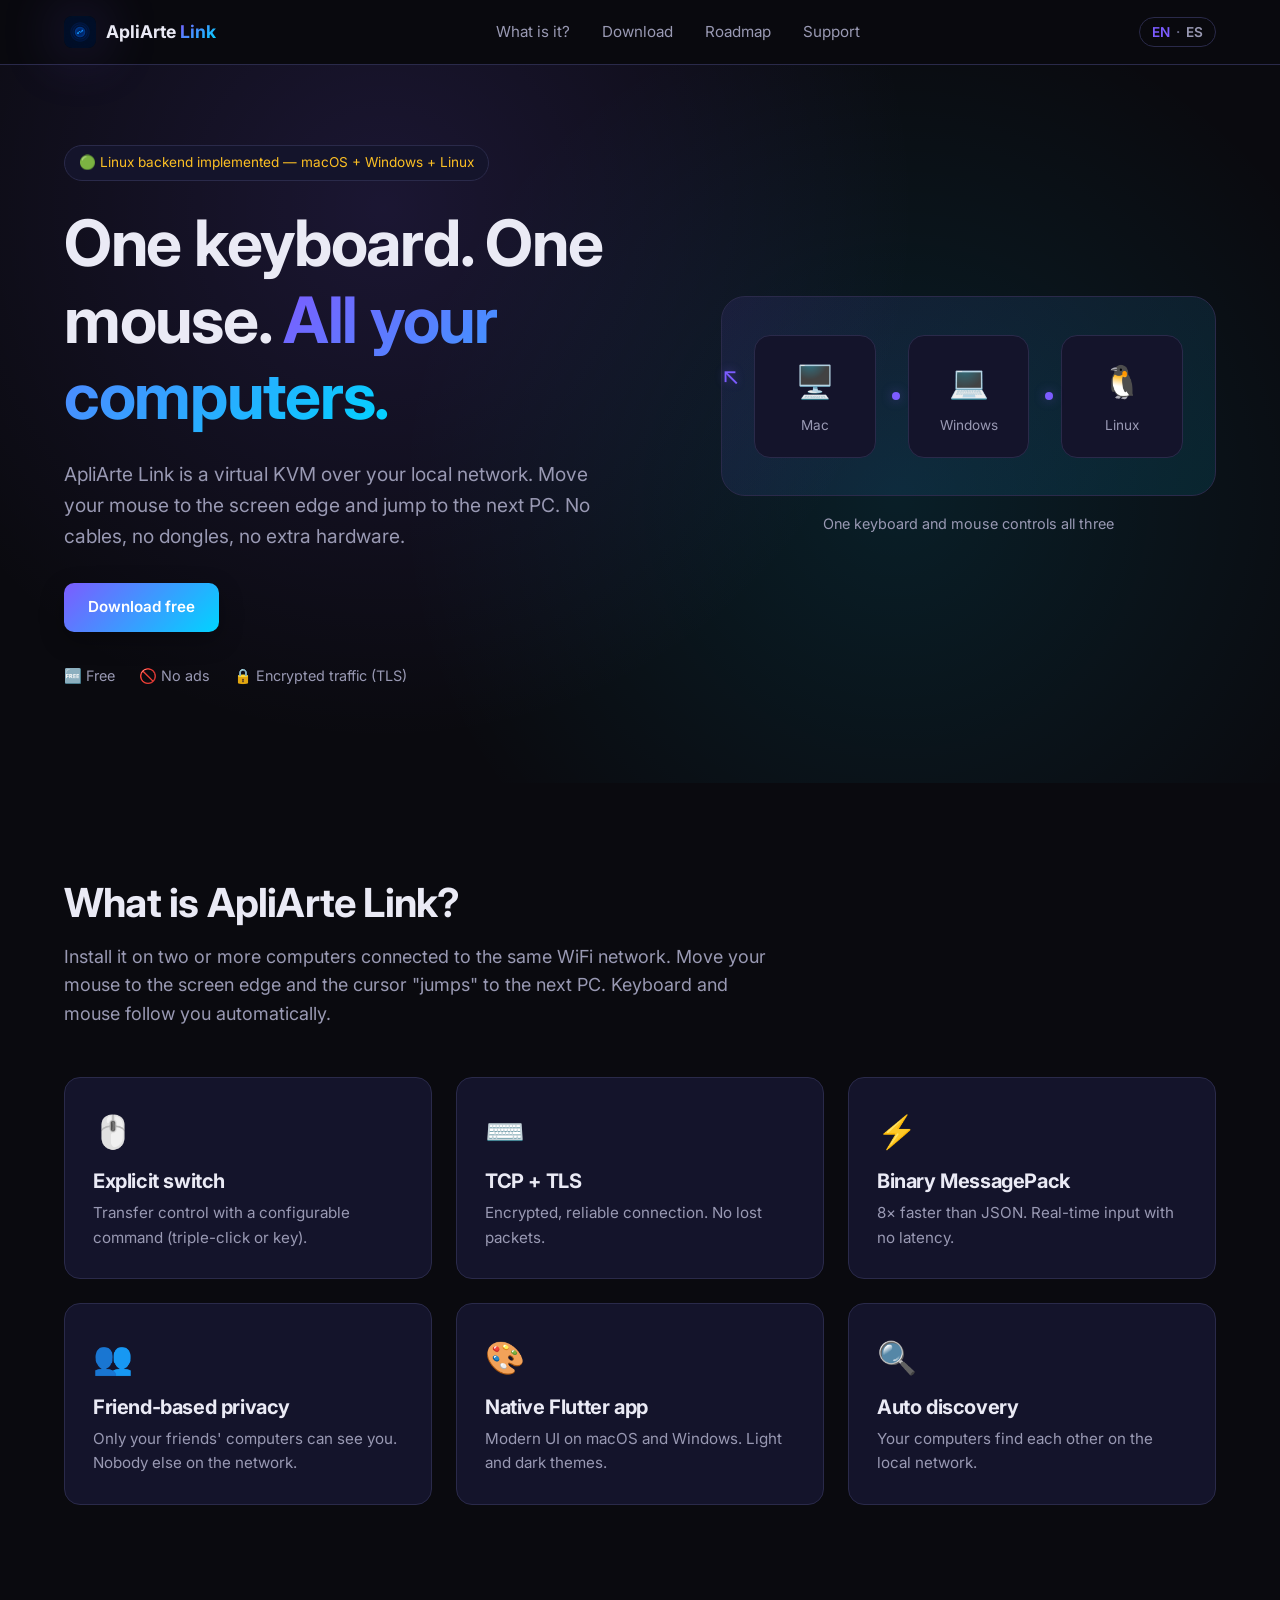
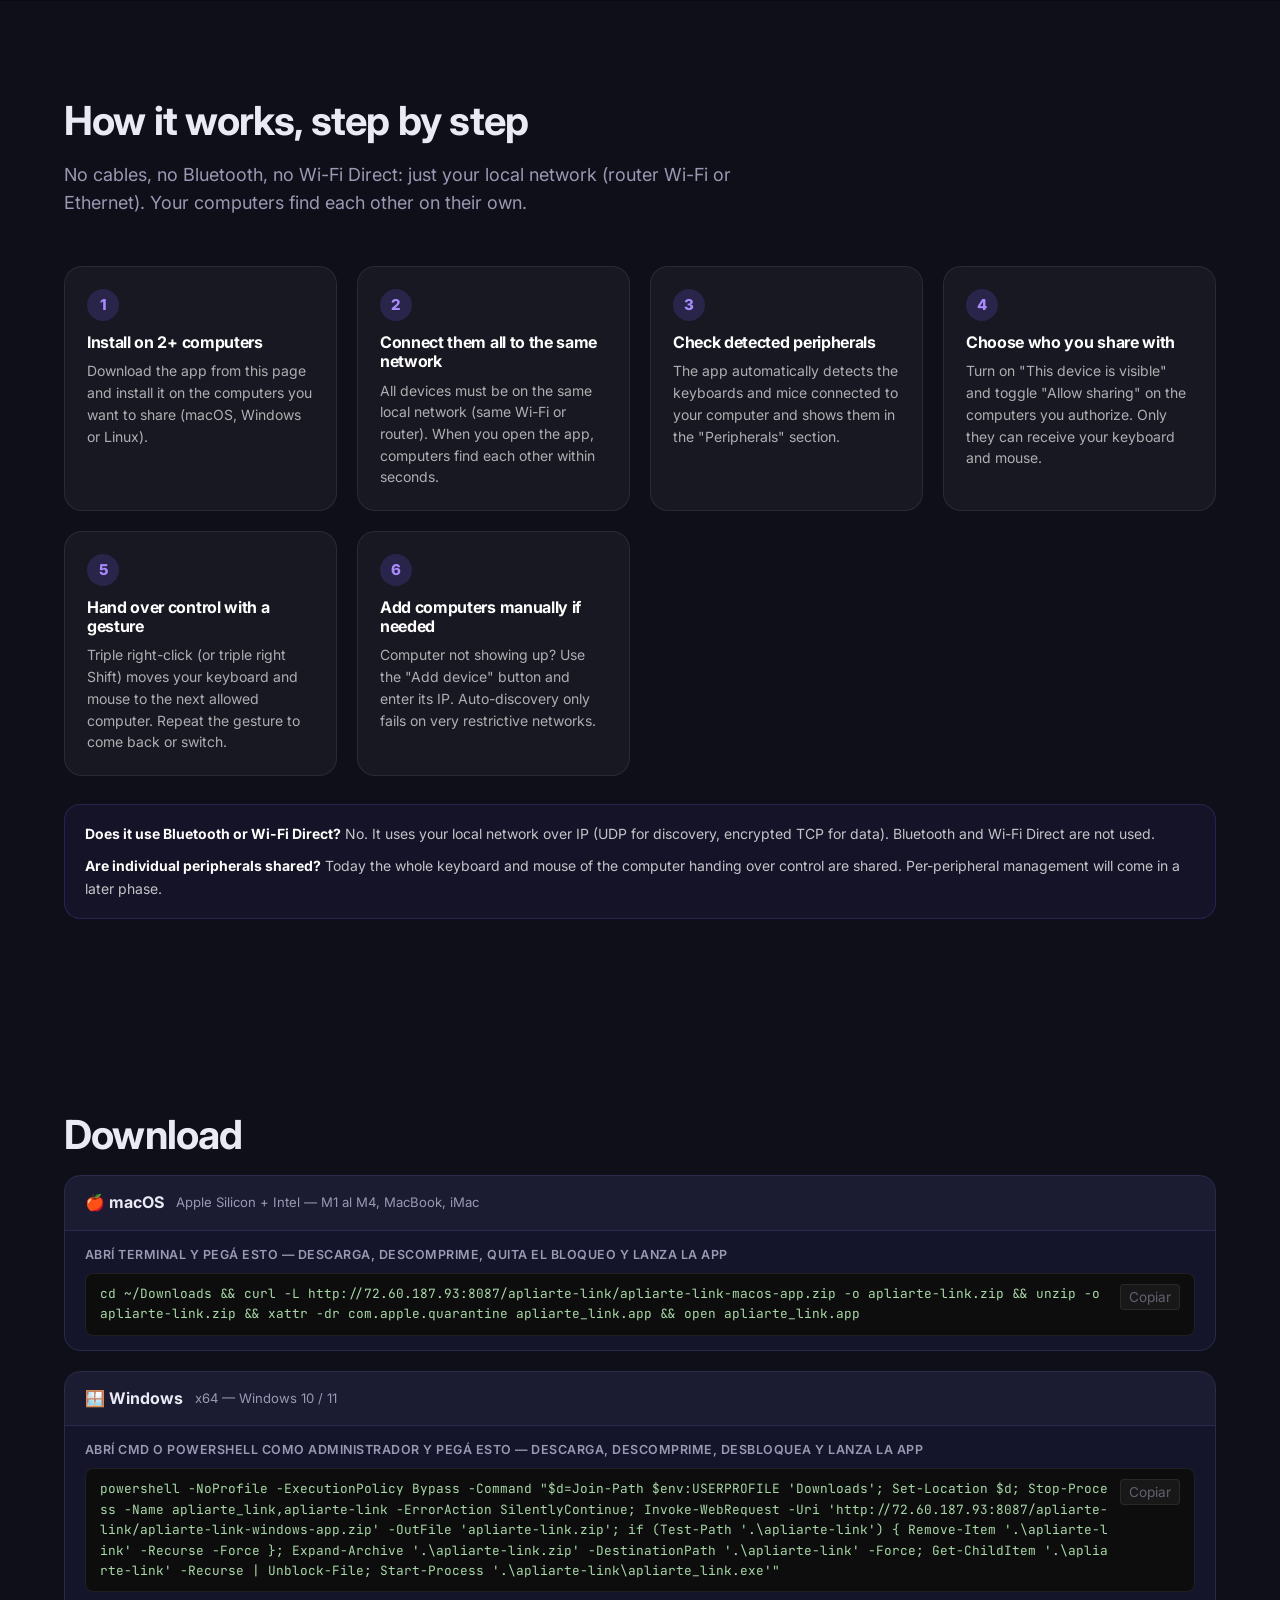
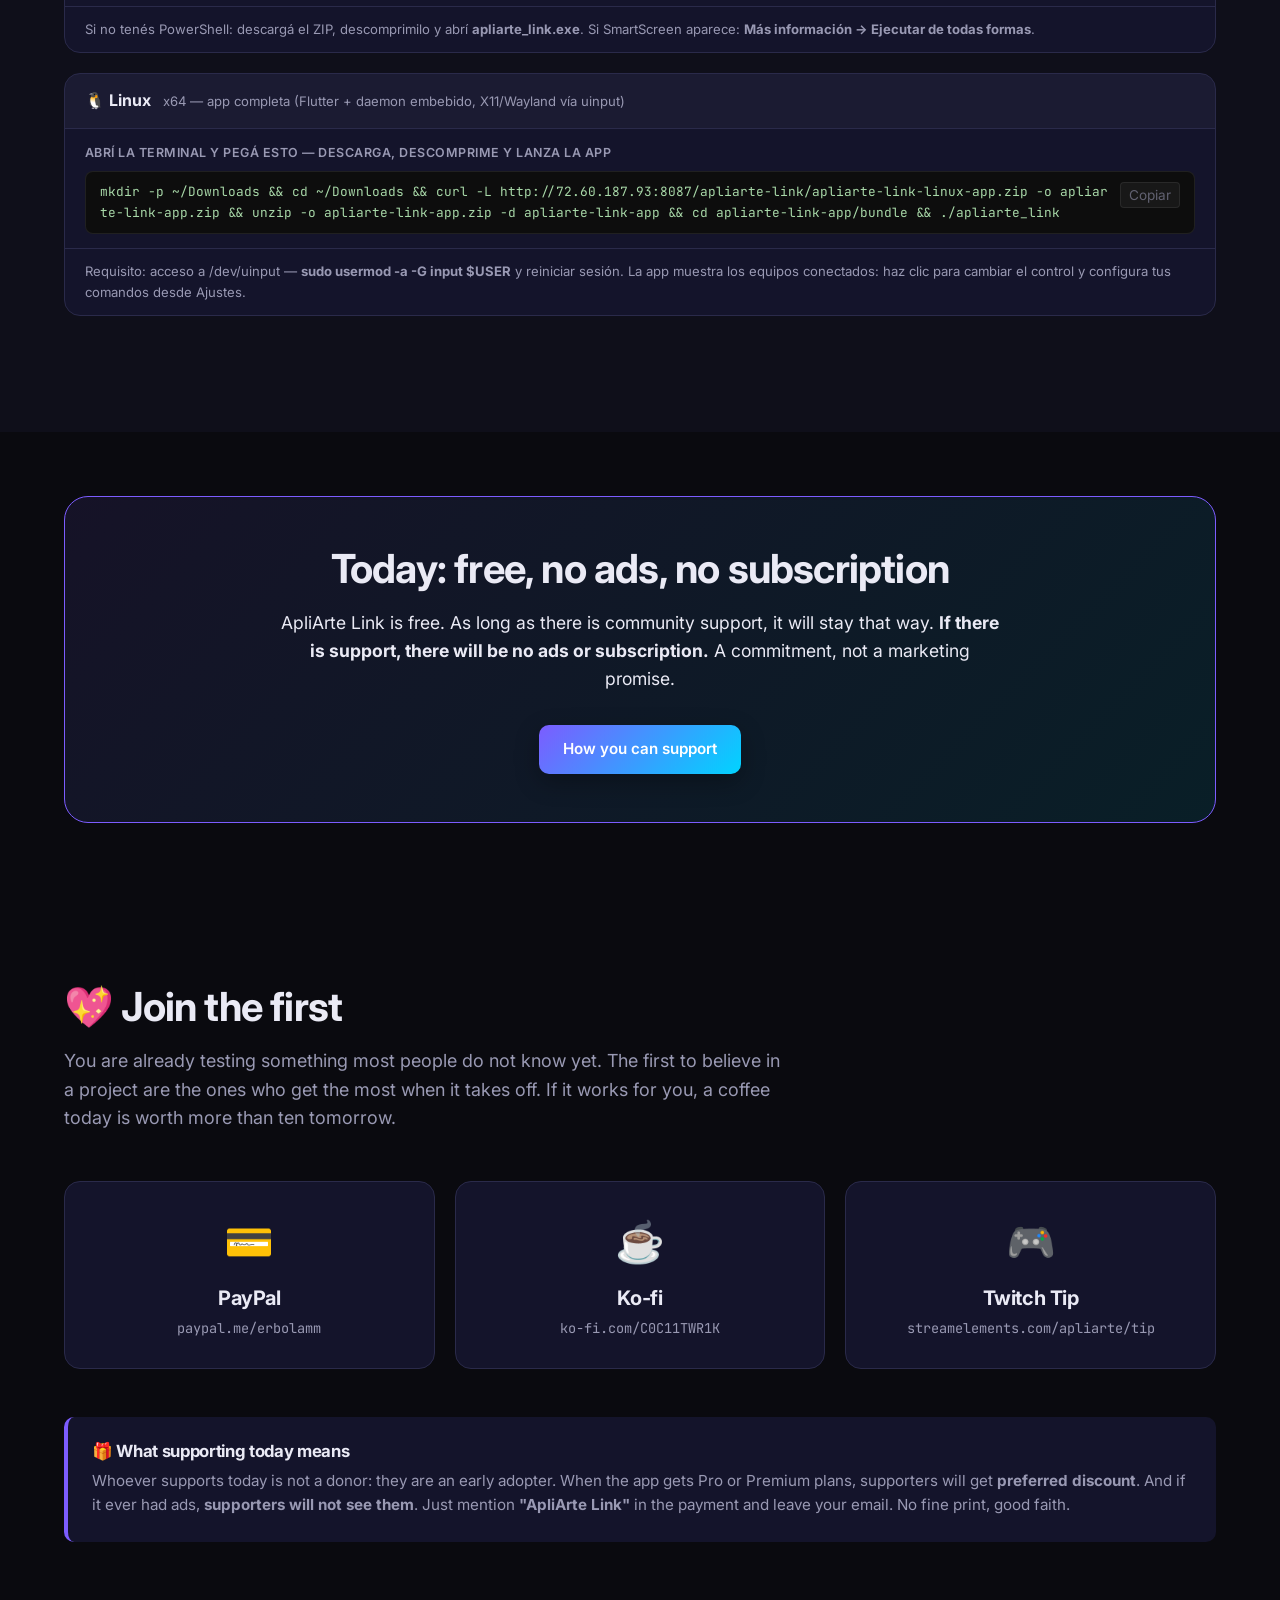
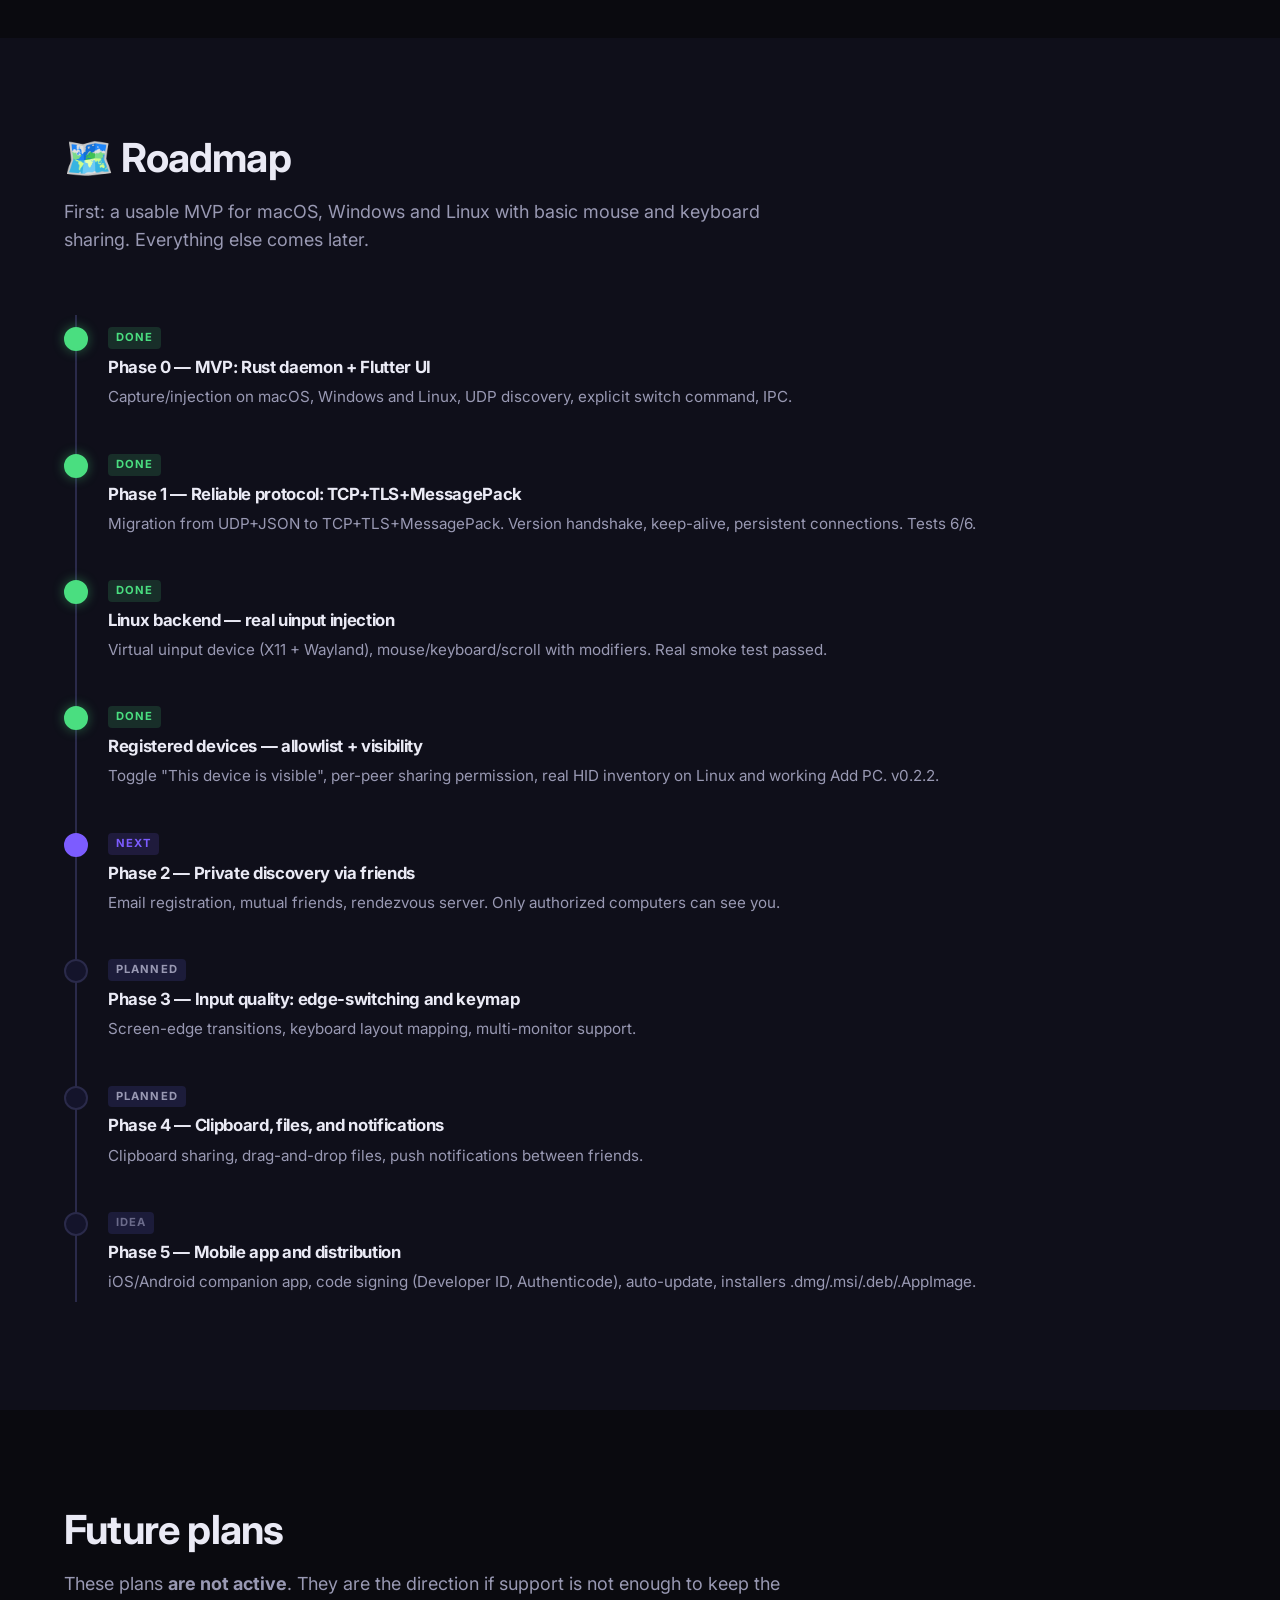
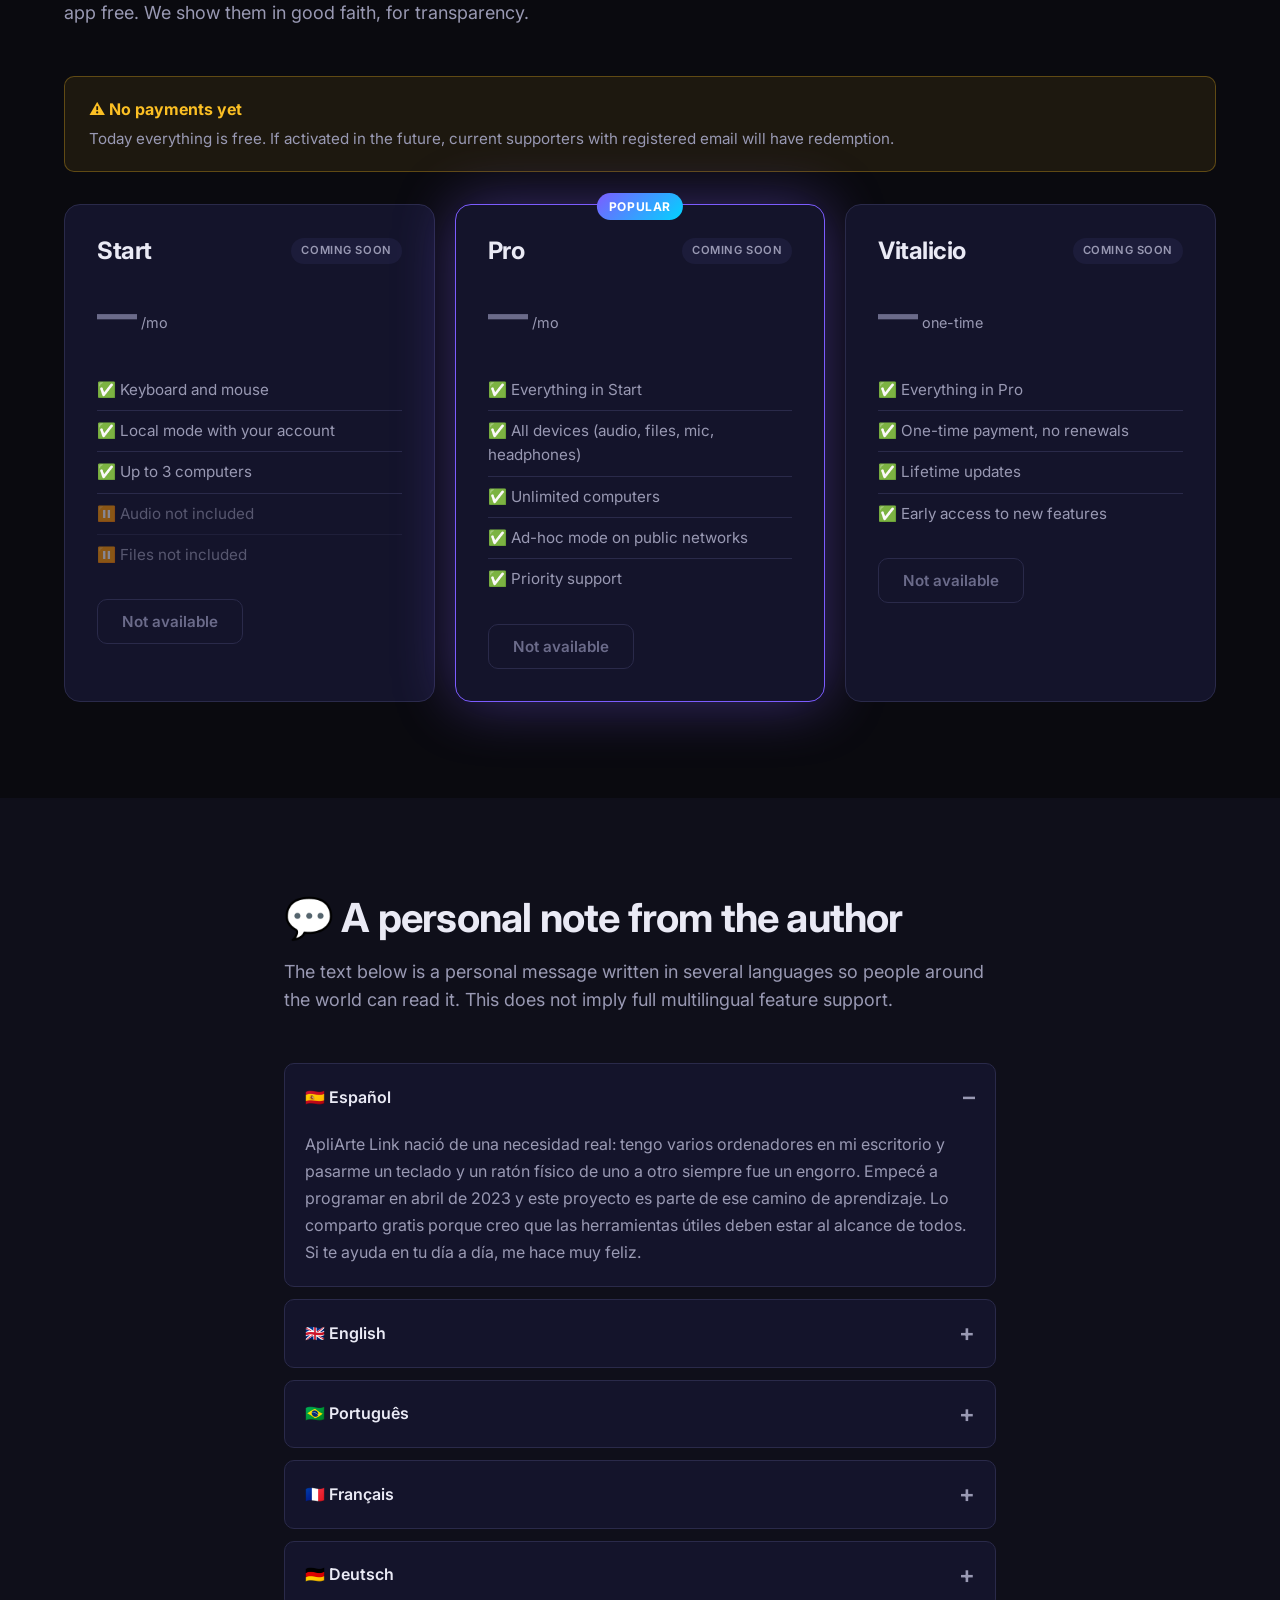
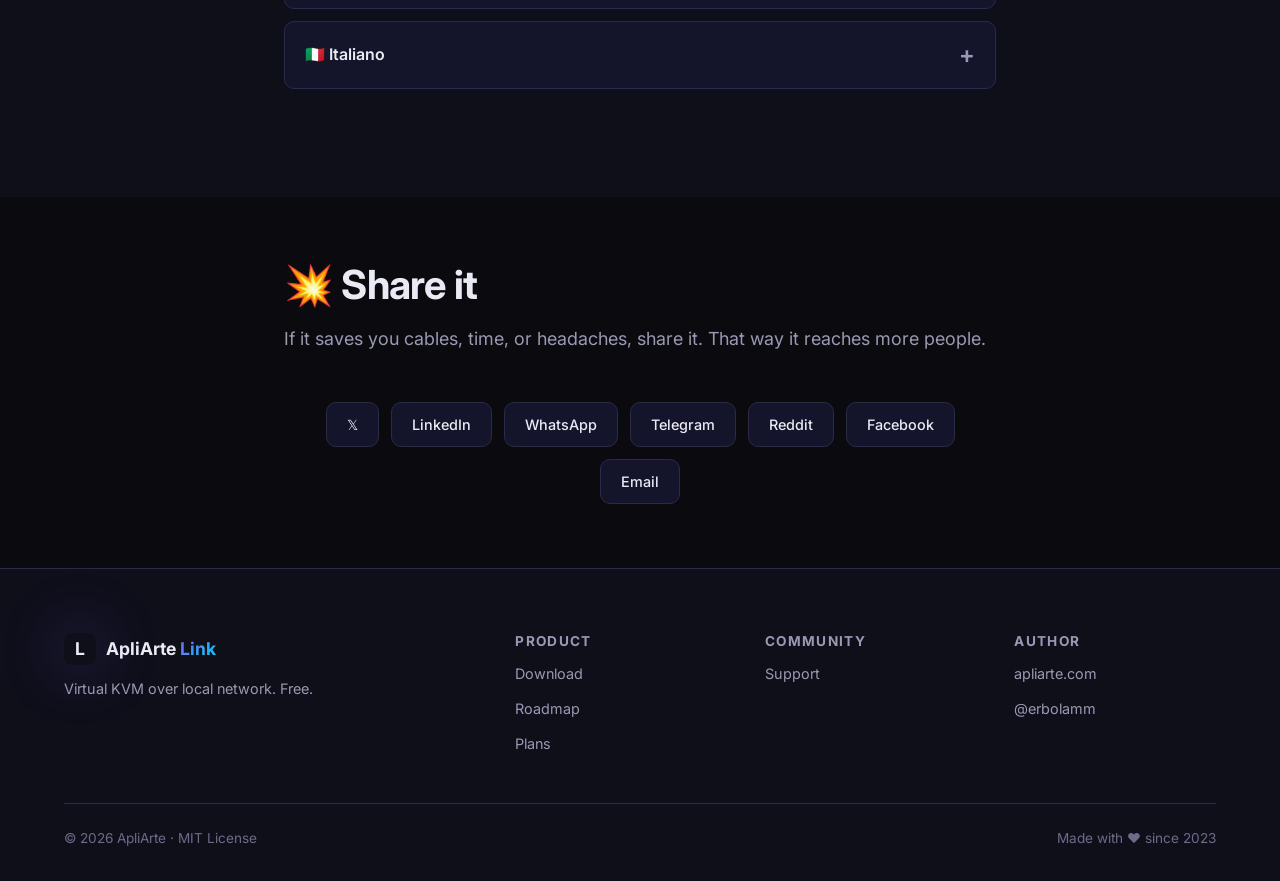
<file: web/public/index.html>
<!DOCTYPE html>
<html lang="es">
<head>
  <meta charset="UTF-8" />
  <meta name="viewport" content="width=device-width, initial-scale=1.0" />
  <title>ApliArte Link — KVM virtual por red local</title>
  <meta name="description" content="Comparte teclado y ratón entre Mac, Windows y Linux por red local. Sin cables, sin hardware extra. Gratis." />
  <meta property="og:title" content="ApliArte Link" />
  <meta property="og:description" content="KVM virtual por red local — un solo teclado y ratón para todos tus ordenadores." />
  <meta property="og:type" content="website" />
  <meta property="og:url" content="https://apliarte-link.web.app" />
  <link rel="icon" type="image/png" href="favicon.png" />
  <link rel="apple-touch-icon" href="apple-touch-icon.png" />
  <link rel="preconnect" href="https://fonts.googleapis.com" />
  <link rel="preconnect" href="https://fonts.gstatic.com" crossorigin />
  <link href="https://fonts.googleapis.com/css2?family=Inter:wght@400;500;600;700;800&family=JetBrains+Mono:wght@400;500&display=swap" rel="stylesheet" />
  <link rel="stylesheet" href="styles.css" />
</head>
<body>

  <header class="site-header">
    <div class="container header-inner">
      <a href="#" class="brand">
        <img src="logo.png" alt="ApliArte Link" class="brand-mark" />
        <span class="brand-name">ApliArte <span class="brand-accent">Link</span></span>
      </a>
      <nav class="main-nav">
        <a href="#que-es" data-i18n="nav.what">¿Qué es?</a>
        <a href="#descargar" data-i18n="nav.download">Descargar</a>
        <a href="#roadmap" data-i18n="nav.roadmap">Roadmap</a>
        <a href="#apoyar" data-i18n="nav.support">Apoyar</a>
      </nav>
      <button class="lang-toggle" id="langToggle" aria-label="Cambiar idioma">
        <span class="lang-active">ES</span>
        <span class="lang-sep">·</span>
        <span class="lang-other">EN</span>
      </button>
    </div>
  </header>

  <main>

    <!-- HERO -->
    <section class="hero">
      <div class="container">
        <div class="hero-grid">
          <div class="hero-text">
            <span class="badge" data-i18n="hero.badge">🟢 Linux backend implementado — macOS + Windows + Linux</span>
            <h1 data-i18n="hero.title">Un teclado. Un ratón. <span class="text-gradient">Todos tus ordenadores.</span></h1>
            <p class="lead" data-i18n="hero.lead">ApliArte Link es un KVM virtual por red local. Mueve el ratón al borde de la pantalla y salta al siguiente PC. Sin cables, sin dongles, sin hardware extra.</p>
            <div class="hero-cta">
              <a href="#descargar" class="btn btn-primary" data-i18n="hero.cta">Descargar gratis</a>
            </div>
            <div class="hero-meta">
              <span data-i18n="hero.opensource">🆓 Gratis</span>
              <span data-i18n="hero.noads">🚫 Sin publicidad</span>
              <span data-i18n="hero.privacy">🔒 Tráfico cifrado (TLS)</span>
            </div>
          </div>
          <div class="hero-visual" aria-hidden="true">
            <div class="kvm-diagram">
              <div class="pc pc-mac"><span>🖥️</span><label>Mac</label></div>
              <div class="cursor-trail"></div>
              <div class="pc pc-win"><span>💻</span><label>Windows</label></div>
              <div class="cursor-trail"></div>
              <div class="pc pc-linux"><span>🐧</span><label>Linux</label></div>
              <div class="kvm-cursor" id="kvmCursor">↖</div>
            </div>
            <p class="diagram-caption" data-i18n="hero.diagram">Un solo teclado y ratón controla los tres</p>
          </div>
        </div>
      </div>
    </section>

    <!-- QUÉ ES -->
    <section id="que-es" class="section">
      <div class="container">
        <h2 data-i18n="what.title">¿Qué es ApliArte Link?</h2>
        <p class="section-lead" data-i18n="what.p1">Instálalo en dos o más ordenadores conectados a la misma red WiFi. Mueve el ratón al borde de la pantalla y el cursor "salta" al siguiente PC. El teclado y el ratón te siguen automáticamente.</p>
        <div class="features-grid">
          <div class="feature">
            <div class="feature-icon">🖱️</div>
            <h3 data-i18n="what.f1.title">Cambio explícito</h3>
            <p data-i18n="what.f1.desc">Transferí el control con un comando configurable (triple clic o tecla).</p>
          </div>
          <div class="feature">
            <div class="feature-icon">⌨️</div>
            <h3 data-i18n="what.f2.title">TCP + TLS</h3>
            <p data-i18n="what.f2.desc">Conexión cifrada y confiable. Sin paquetes perdidos.</p>
          </div>
          <div class="feature">
            <div class="feature-icon">⚡</div>
            <h3 data-i18n="what.f3.title">MessagePack binario</h3>
            <p data-i18n="what.f3.desc">8× más rápido que JSON. Input en tiempo real sin latencia.</p>
          </div>
          <div class="feature">
            <div class="feature-icon">👥</div>
            <h3 data-i18n="what.f4.title">Privacidad por amigos</h3>
            <p data-i18n="what.f4.desc">Solo los equipos de tus amigos te ven. Nadie más en la red.</p>
          </div>
          <div class="feature">
            <div class="feature-icon">🎨</div>
            <h3 data-i18n="what.f5.title">App nativa Flutter</h3>
            <p data-i18n="what.f5.desc">Interfaz moderna en macOS y Windows. Tema claro y oscuro.</p>
          </div>
          <div class="feature">
            <div class="feature-icon">🔍</div>
            <h3 data-i18n="what.f6.title">Descubrimiento automático</h3>
            <p data-i18n="what.f6.desc">Tus equipos se encuentran solos en la red local.</p>
          </div>
        </div>
      </div>
    </section>

    <!-- CÓMO FUNCIONA -->
    <section id="como-funciona" class="section section-alt">
      <div class="container">
        <h2 data-i18n="how.title">Cómo funciona, paso a paso</h2>
        <p class="section-lead" data-i18n="how.lead">Sin cables, sin Bluetooth, sin Wi-Fi Direct: solo la red local (WiFi del router o cable Ethernet). Tus equipos se encuentran solos.</p>
        <div class="steps-grid">
          <div class="step">
            <span class="step-num">1</span>
            <h3 data-i18n="how.s1.title">Instala en 2+ ordenadores</h3>
            <p data-i18n="how.s1.desc">Descarga la app de esta página e instálala en los equipos que quieras compartir (macOS, Windows o Linux).</p>
          </div>
          <div class="step">
            <span class="step-num">2</span>
            <h3 data-i18n="how.s2.title">Conecta todos a la misma red</h3>
            <p data-i18n="how.s2.desc">Todos deben estar en la misma red local (mismo WiFi o router). Al abrir la app, los equipos se detectan solos en segundos.</p>
          </div>
          <div class="step">
            <span class="step-num">3</span>
            <h3 data-i18n="how.s3.title">Revisa los periféricos detectados</h3>
            <p data-i18n="how.s3.desc">La app detecta automáticamente los teclados y ratones conectados a tu equipo y los muestra en la sección "Periféricos".</p>
          </div>
          <div class="step">
            <span class="step-num">4</span>
            <h3 data-i18n="how.s4.title">Elige a quién compartir</h3>
            <p data-i18n="how.s4.desc">Activa "Este equipo es visible" y marca el interruptor "Permitir compartir" en los equipos que autorices. Solo ellos podrán recibir tu teclado y ratón.</p>
          </div>
          <div class="step">
            <span class="step-num">5</span>
            <h3 data-i18n="how.s5.title">Cede el control con un gesto</h3>
            <p data-i18n="how.s5.desc">Haz triple clic derecho (o triple Shift derecho) y el teclado y ratón saltan al siguiente equipo permitido. Repite el gesto para volver o cambiar.</p>
          </div>
          <div class="step">
            <span class="step-num">6</span>
            <h3 data-i18n="how.s6.title">Añade equipos a mano si hace falta</h3>
            <p data-i18n="how.s6.desc">¿El equipo no aparece? Usa el botón "Añadir equipo" e introduce su IP. El descubrimiento automático falla solo en redes muy restrictivas.</p>
          </div>
        </div>
        <div class="faq-note">
          <p><strong data-i18n="how.faq1.q">¿Usa Bluetooth o Wi-Fi Direct?</strong> <span data-i18n="how.faq1.a">No. Usa tu red local por IP (UDP para descubrirse, TCP cifrado para los datos). Bluetooth y Wi-Fi Direct no se utilizan.</span></p>
          <p><strong data-i18n="how.faq2.q">¿Se comparten periféricos individuales?</strong> <span data-i18n="how.faq2.a">Hoy se comparte todo el teclado y ratón del equipo que cede el control. La gestión individual por periférico llegará en una fase posterior.</span></p>
        </div>
      </div>
    </section>

    <!-- DESCARGAR -->
    <section id="descargar" class="section section-alt">
      <div class="container">
        <h2 data-i18n="download.title">Descargar</h2>

        <!-- macOS -->
        <div class="install-block">
          <div class="install-header">
            <span class="install-os">🍎 macOS</span>
            <span class="install-sub">Apple Silicon + Intel — M1 al M4, MacBook, iMac</span>
          </div>
          <div class="install-step">
            <span class="step-label">Abrí Terminal y pegá esto — descarga, descomprime, quita el bloqueo y lanza la app</span>
            <div class="code-line">
              <code id="mac-all" data-release="mac">cd ~/Downloads &amp;&amp; curl -L http://72.60.187.93:8087/apliarte-link/apliarte-link-macos-app.zip -o apliarte-link.zip &amp;&amp; unzip -o apliarte-link.zip &amp;&amp; xattr -dr com.apple.quarantine apliarte_link.app &amp;&amp; open apliarte_link.app</code>
              <button class="copy-btn">Copiar</button>
            </div>
          </div>
        </div>

        <!-- Windows -->
        <div class="install-block">
          <div class="install-header">
            <span class="install-os">🪟 Windows</span>
            <span class="install-sub">x64 — Windows 10 / 11</span>
          </div>
          <div class="install-step">
            <span class="step-label">Abrí CMD o PowerShell como administrador y pegá esto — descarga, descomprime, desbloquea y lanza la app</span>
            <div class="code-line">
              <code id="win-all" data-release="win">powershell -NoProfile -ExecutionPolicy Bypass -Command "$d=Join-Path $env:USERPROFILE 'Downloads'; Set-Location $d; Stop-Process -Name apliarte_link,apliarte-link -ErrorAction SilentlyContinue; Invoke-WebRequest -Uri 'http://72.60.187.93:8087/apliarte-link/apliarte-link-windows-app.zip' -OutFile 'apliarte-link.zip'; if (Test-Path '.\apliarte-link') { Remove-Item '.\apliarte-link' -Recurse -Force }; Expand-Archive '.\apliarte-link.zip' -DestinationPath '.\apliarte-link' -Force; Get-ChildItem '.\apliarte-link' -Recurse | Unblock-File; Start-Process '.\apliarte-link\apliarte_link.exe'"</code>
              <button class="copy-btn">Copiar</button>
            </div>
          </div>
          <p class="install-note">Si no tenés PowerShell: descargá el ZIP, descomprimilo y abrí <strong>apliarte_link.exe</strong>. Si SmartScreen aparece: <strong>Más información → Ejecutar de todas formas</strong>.</p>
        </div>

        <!-- Linux -->
        <div class="install-block">
          <div class="install-header">
            <span class="install-os">🐧 Linux</span>
            <span class="install-sub">x64 — app completa (Flutter + daemon embebido, X11/Wayland vía uinput)</span>
          </div>
          <div class="install-step">
            <span class="step-label">Abrí la terminal y pegá esto — descarga, descomprime y lanza la app</span>
            <div class="code-line">
              <code id="linux-all" data-release="linux">mkdir -p ~/Downloads &amp;&amp; cd ~/Downloads &amp;&amp; curl -L http://72.60.187.93:8087/apliarte-link/apliarte-link-linux-app.zip -o apliarte-link-app.zip &amp;&amp; unzip -o apliarte-link-app.zip -d apliarte-link-app &amp;&amp; cd apliarte-link-app/bundle &amp;&amp; ./apliarte_link</code>
              <button class="copy-btn">Copiar</button>
            </div>
          </div>
          <p class="install-note">Requisito: acceso a /dev/uinput — <strong>sudo usermod -a -G input $USER</strong> y reiniciar sesión. La app muestra los equipos conectados: haz clic para cambiar el control y configura tus comandos desde Ajustes.</p>
        </div>

      </div>
    </section>

    <!-- ESTADO ACTUAL -->
    <section class="section section-promise">
      <div class="container">
        <div class="promise-card">
          <h2 data-i18n="promise.title">Hoy: gratis, sin publicidad, sin suscripción</h2>
          <p data-i18n="promise.body">ApliArte Link es gratis. Mientras haya apoyo de la comunidad, seguirá siendo así. <strong>Si hay apoyo, no habrá publicidad ni suscripción.</strong> Es un compromiso, no una promesa de marketing.</p>
          <a href="#apoyar" class="btn btn-primary" data-i18n="promise.cta">Cómo puedes apoyar</a>
        </div>
      </div>
    </section>

    <!-- APOYAR -->
    <section id="apoyar" class="section">
      <div class="container">
        <h2 data-i18n="support.title">💖 Apoya el proyecto</h2>
        <p class="section-lead" data-i18n="support.lead">Si esta herramienta te ahorra tiempo, un café ayuda a mantener el desarrollo. Cada aportación retrasa la necesidad de monetizar y mantiene la app gratuita.</p>

        <div class="support-grid">
          <a href="https://paypal.me/erbolamm" target="_blank" rel="noopener" class="support-card">
            <div class="support-icon">💳</div>
            <h3>PayPal</h3>
            <p>paypal.me/erbolamm</p>
          </a>
          <a href="https://ko-fi.com/C0C11TWR1K" target="_blank" rel="noopener" class="support-card">
            <div class="support-icon">☕</div>
            <h3>Ko-fi</h3>
            <p>ko-fi.com/C0C11TWR1K</p>
          </a>
          <a href="https://streamelements.com/apliarte/tip" target="_blank" rel="noopener" class="support-card">
            <div class="support-icon">🎮</div>
            <h3>Twitch Tip</h3>
            <p>streamelements.com/apliarte/tip</p>
          </a>
        </div>

        <div class="redeem-note">
          <h4 data-i18n="support.redeem.title">📝 Sobre el canje futuro</h4>
          <p data-i18n="support.redeem.body">Si en el futuro la app pasa a tener planes de pago, los apoyantes actuales tendrán canje proporcional. Para que valga, en el comentario o asunto del pago menciona <strong>"ApliArte Link"</strong> y deja un email de contacto. Es de buena fe, sin letra pequeña.</p>
        </div>
      </div>
    </section>

    <!-- ROADMAP -->
    <section id="roadmap" class="section section-alt">
      <div class="container">
        <h2 data-i18n="roadmap.title">🗺️ Roadmap</h2>
        <p class="section-lead" data-i18n="roadmap.lead">Lo que hay, lo que viene y lo que está en el horizonte. La lista crece según las ideas y el apoyo.</p>

        <div class="roadmap">
          <div class="roadmap-item done">
            <div class="roadmap-dot"></div>
            <div class="roadmap-content">
              <span class="roadmap-status" data-i18n="roadmap.s.done">Listo</span>
              <h4 data-i18n="roadmap.r1.title">Fase 0 — MVP: daemon Rust + UI Flutter</h4>
              <p data-i18n="roadmap.r1.desc">Captura/inyección en macOS, Windows y Linux, discovery UDP, cambio por comando explícito, IPC.</p>
            </div>
          </div>
          <div class="roadmap-item done">
            <div class="roadmap-dot"></div>
            <div class="roadmap-content">
              <span class="roadmap-status" data-i18n="roadmap.s.done">Listo</span>
              <h4 data-i18n="roadmap.r2.title">Fase 1 — Protocolo confiable: TCP+TLS+MessagePack</h4>
              <p data-i18n="roadmap.r2.desc">Migración de UDP+JSON a TCP+TLS+MessagePack. Handshake de versión, keep-alive, conexiones persistentes. Tests 6/6.</p>
            </div>
          </div>
          <div class="roadmap-item done">
            <div class="roadmap-dot"></div>
            <div class="roadmap-content">
              <span class="roadmap-status" data-i18n="roadmap.s.done">Listo</span>
              <h4 data-i18n="roadmap.r2b.title">Backend Linux — inyección uinput real</h4>
              <p data-i18n="roadmap.r2b.desc">Dispositivo virtual uinput (X11 + Wayland), ratón/teclado/scroll con modificadores. Test de humo real superado.</p>
            </div>
          </div>
          <div class="roadmap-item done">
            <div class="roadmap-dot"></div>
            <div class="roadmap-content">
              <span class="roadmap-status" data-i18n="roadmap.s.done">Listo</span>
              <h4 data-i18n="roadmap.r2c.title">Dispositivos registrados — allowlist + visibilidad</h4>
              <p data-i18n="roadmap.r2c.desc">Toggle "Este equipo es visible", permitir compartir por peer, inventario HID real en Linux y Añadir PC funcional. v0.2.2.</p>
            </div>
          </div>
          <div class="roadmap-item next">
            <div class="roadmap-dot"></div>
            <div class="roadmap-content">
              <span class="roadmap-status" data-i18n="roadmap.s.next">Siguiente</span>
              <h4 data-i18n="roadmap.r3.title">Fase 2 — Descubrimiento privado por amigos</h4>
              <p data-i18n="roadmap.r3.desc">Registro por correo, amigos mutuos, rendezvous server. Solo te ven equipos que autorizaste.</p>
            </div>
          </div>
          <div class="roadmap-item planned">
            <div class="roadmap-dot"></div>
            <div class="roadmap-content">
              <span class="roadmap-status" data-i18n="roadmap.s.planned">Planificado</span>
              <h4 data-i18n="roadmap.r4.title">Fase 3 — Calidad de input: edge-switching y keymap</h4>
              <p data-i18n="roadmap.r4.desc">Transición por borde de pantalla, mapeo de layouts de teclado (ES↔US↔LATAM), multi-monitor.</p>
            </div>
          </div>
          <div class="roadmap-item planned">
            <div class="roadmap-dot"></div>
            <div class="roadmap-content">
              <span class="roadmap-status" data-i18n="roadmap.s.planned">Planificado</span>
              <h4 data-i18n="roadmap.r5.title">Fase 4 — Portapapeles, archivos y notificaciones</h4>
              <p data-i18n="roadmap.r5.desc">Clipboard sharing, arrastrar y soltar archivos, notificaciones push entre amigos.</p>
            </div>
          </div>
          <div class="roadmap-item future">
            <div class="roadmap-dot"></div>
            <div class="roadmap-content">
              <span class="roadmap-status" data-i18n="roadmap.s.future">Idea</span>
              <h4 data-i18n="roadmap.r6.title">Fase 5 — App móvil y distribución</h4>
              <p data-i18n="roadmap.r6.desc">App compañera iOS/Android, firma de binarios (Developer ID, Authenticode), auto-update, instaladores .dmg/.msi/.deb/.AppImage.</p>
            </div>
          </div>
        </div>
      </div>
    </section>

    <!-- PLANES -->
    <section id="planes" class="section">
      <div class="container">
        <h2 data-i18n="plans.title">Planes futuros</h2>
        <p class="section-lead" data-i18n="plans.lead">Estos planes <strong>no están activos</strong>. Son la dirección si el apoyo no fuera suficiente para mantener la app gratuita. Los enseñamos por transparencia, de buena fe.</p>
        <div class="plans-disabled-banner">
          <strong data-i18n="plans.banner.title">⚠️ Sin pagos por ahora</strong>
          <p data-i18n="plans.banner.body">Hoy todo es gratis. Si en el futuro se activan, los apoyantes actuales con email registrado tendrán canje.</p>
        </div>

        <div class="plans-grid">
          <div class="plan-card disabled">
            <div class="plan-header">
              <h3>Start</h3>
              <span class="plan-status" data-i18n="plans.soon">Próximamente</span>
            </div>
            <div class="plan-price">
              <span class="amount">—</span>
              <span class="period" data-i18n="plans.month">/mes</span>
            </div>
            <ul class="plan-features">
              <li data-i18n="plans.start.f1">✅ Teclado y ratón</li>
              <li data-i18n="plans.start.f2">✅ Modo local con tu cuenta</li>
              <li data-i18n="plans.start.f3">✅ Hasta 3 ordenadores</li>
              <li class="muted" data-i18n="plans.start.f4">⏸️ Audio no incluido</li>
              <li class="muted" data-i18n="plans.start.f5">⏸️ Archivos no incluidos</li>
            </ul>
            <button class="btn btn-disabled" disabled data-i18n="plans.btn.disabled">No disponible</button>
          </div>

          <div class="plan-card disabled featured">
            <div class="plan-tag" data-i18n="plans.popular">Popular</div>
            <div class="plan-header">
              <h3>Pro</h3>
              <span class="plan-status" data-i18n="plans.soon">Próximamente</span>
            </div>
            <div class="plan-price">
              <span class="amount">—</span>
              <span class="period" data-i18n="plans.month">/mes</span>
            </div>
            <ul class="plan-features">
              <li data-i18n="plans.pro.f1">✅ Todo lo de Start</li>
              <li data-i18n="plans.pro.f2">✅ Todos los dispositivos (audio, archivos, micro, cascos)</li>
              <li data-i18n="plans.pro.f3">✅ Ordenadores ilimitados</li>
              <li data-i18n="plans.pro.f4">✅ Modo ad-hoc en redes públicas</li>
              <li data-i18n="plans.pro.f5">✅ Soporte prioritario</li>
            </ul>
            <button class="btn btn-disabled" disabled data-i18n="plans.btn.disabled">No disponible</button>
          </div>

          <div class="plan-card disabled">
            <div class="plan-header">
              <h3>Vitalicio</h3>
              <span class="plan-status" data-i18n="plans.soon">Próximamente</span>
            </div>
            <div class="plan-price">
              <span class="amount">—</span>
              <span class="period" data-i18n="plans.once">único</span>
            </div>
            <ul class="plan-features">
              <li data-i18n="plans.life.f1">✅ Todo lo de Pro</li>
              <li data-i18n="plans.life.f2">✅ Pago único, sin renovaciones</li>
              <li data-i18n="plans.life.f3">✅ Actualizaciones de por vida</li>
              <li data-i18n="plans.life.f4">✅ Acceso anticipado a nuevas funciones</li>
            </ul>
            <button class="btn btn-disabled" disabled data-i18n="plans.btn.disabled">No disponible</button>
          </div>
        </div>
      </div>
    </section>

    <!-- NOTA PERSONAL -->
    <section class="section section-alt">
      <div class="container container-narrow">
        <h2 data-i18n="note.title">💬 Una nota personal del autor</h2>
        <p class="section-lead muted" data-i18n="note.disclaimer">El texto siguiente es un mensaje personal escrito en varios idiomas para que pueda leerlo gente de todo el mundo. No implica que el proyecto tenga soporte funcional completo en esos idiomas.</p>

        <details class="note-lang" open>
          <summary>🇪🇸 Español</summary>
          <p>ApliArte Link nació de una necesidad real: tengo varios ordenadores en mi escritorio y pasarme un teclado y un ratón físico de uno a otro siempre fue un engorro. Empecé a programar en abril de 2023 y este proyecto es parte de ese camino de aprendizaje. Lo comparto gratis porque creo que las herramientas útiles deben estar al alcance de todos. Si te ayuda en tu día a día, me hace muy feliz.</p>
        </details>

        <details class="note-lang">
          <summary>🇬🇧 English</summary>
          <p>ApliArte Link was born out of a real need: I have several computers on my desk and physically swapping a keyboard and mouse between them was always a hassle. I started learning to code in April 2023 and this project is part of that journey. I'm sharing it free because I believe useful tools should be accessible to everyone. If it helps you in your daily work, that makes me very happy.</p>
        </details>

        <details class="note-lang">
          <summary>🇧🇷 Português</summary>
          <p>O ApliArte Link nasceu de uma necessidade real: tenho vários computadores na minha mesa e trocar um teclado e mouse fisicamente entre eles sempre foi uma chatice. Comecei a programar em abril de 2023 e este projeto faz parte dessa jornada de aprendizado. Compartilho de graça porque acredito que ferramentas úteis devem estar ao alcance de todos. Se te ajudar no dia a dia, fico muito feliz.</p>
        </details>

        <details class="note-lang">
          <summary>🇫🇷 Français</summary>
          <p>ApliArte Link est né d'un besoin réel : j'ai plusieurs ordinateurs sur mon bureau et déplacer physiquement un clavier et une souris de l'un à l'autre a toujours été fastidieux. J'ai commencé à programmer en avril 2023 et ce projet fait partie de ce chemin d'apprentissage. Je le partage gratuitement parce que je crois que les outils utiles doivent être accessibles à tous. Si cela vous aide au quotidien, je suis très content.</p>
        </details>

        <details class="note-lang">
          <summary>🇩🇪 Deutsch</summary>
          <p>ApliArte Link entstand aus einem echten Bedürfnis: Ich habe mehrere Computer auf meinem Schreibtisch und das physische Hin-und-herreichen einer Tastatur und Maus war immer umständlich. Ich habe im April 2023 angefangen zu programmieren und dieses Projekt ist Teil dieses Lernwegs. Ich teile es kostenlos, weil ich glaube, dass nützliche Werkzeuge für alle zugänglich sein sollten. Wenn es dir im Alltag hilft, freut mich das sehr.</p>
        </details>

        <details class="note-lang">
          <summary>🇮🇹 Italiano</summary>
          <p>ApliArte Link è nato da un'esigenza reale: ho diversi computer sulla scrivania e spostare fisicamente una tastiera e un mouse da uno all'altro è sempre stato scomodo. Ho iniziato a programmare nell'aprile 2023 e questo progetto fa parte di quel percorso di apprendimento. Lo condivido gratuitamente perché credo che gli strumenti utili debbano essere accessibili a tutti. Se ti aiuta nel quotidiano, ne sono molto felice.</p>
        </details>
      </div>
    </section>

    <!-- COMPARTIR -->
    <section class="section section-share">
      <div class="container container-narrow">
        <h2 data-i18n="share.title">💥 Compártelo</h2>
        <p class="section-lead" data-i18n="share.lead">Si te ahorra cables, tiempo o dolores de cabeza, compártelo. Así llega a más gente.</p>
        <div class="share-buttons">
          <a class="share-btn" target="_blank" rel="noopener" href="https://twitter.com/intent/tweet?text=ApliArte%20Link%20%E2%80%94%20KVM%20virtual%20por%20red%20local%20para%20compartir%20teclado%20y%20rat%C3%B3n%20entre%20Mac%2C%20Windows%20y%20Linux.&url=https%3A%2F%2Fapliarte-link.web.app">𝕏</a>
          <a class="share-btn" target="_blank" rel="noopener" href="https://www.linkedin.com/sharing/share-offsite/?url=https%3A%2F%2Fapliarte-link.web.app">LinkedIn</a>
          <a class="share-btn" target="_blank" rel="noopener" href="https://api.whatsapp.com/send?text=ApliArte%20Link%20%E2%80%94%20https%3A%2F%2Fapliarte-link.web.app">WhatsApp</a>
          <a class="share-btn" target="_blank" rel="noopener" href="https://t.me/share/url?url=https%3A%2F%2Fapliarte-link.web.app&text=ApliArte%20Link%20%E2%80%94%20KVM%20virtual%20por%20red%20local">Telegram</a>
          <a class="share-btn" target="_blank" rel="noopener" href="https://www.reddit.com/submit?url=https%3A%2F%2Fapliarte-link.web.app&title=ApliArte%20Link">Reddit</a>
          <a class="share-btn" target="_blank" rel="noopener" href="https://www.facebook.com/sharer/sharer.php?u=https%3A%2F%2Fapliarte-link.web.app">Facebook</a>
          <a class="share-btn" target="_blank" rel="noopener" href="mailto:?subject=ApliArte%20Link&body=https%3A%2F%2Fapliarte-link.web.app">Email</a>
        </div>
      </div>
    </section>

  </main>

  <footer class="site-footer">
    <div class="container">
      <div class="footer-grid">
        <div>
          <div class="brand">
            <span class="brand-mark">L</span>
            <span class="brand-name">ApliArte <span class="brand-accent">Link</span></span>
          </div>
          <p class="footer-tagline" data-i18n="footer.tagline">KVM virtual por red local. Gratis.</p>
        </div>
        <div>
          <h5 data-i18n="footer.product">Producto</h5>
          <a href="#descargar" data-i18n="footer.download">Descargar</a>
          <a href="#roadmap" data-i18n="footer.roadmap">Roadmap</a>
          <a href="#planes" data-i18n="footer.plans">Planes</a>
        </div>
        <div>
          <h5 data-i18n="footer.community">Comunidad</h5>
          <a href="#apoyar" data-i18n="footer.support">Apoyar</a>
        </div>
        <div>
          <h5 data-i18n="footer.author">Autor</h5>
          <a href="https://apliarte.com" target="_blank" rel="noopener">apliarte.com</a>
          <a href="https://github.com/erbolamm" target="_blank" rel="noopener">@erbolamm</a>
        </div>
      </div>
      <div class="footer-bottom">
        <span>© 2026 ApliArte · MIT License</span>
        <span data-i18n="footer.builtwith">Hecho con ❤️ desde 2023</span>
      </div>
    </div>
  </footer>

  <script src="i18n.js"></script>
  <script src="app.js"></script>
</body>
</html>
<!-- v0.2.4: inventario HID Linux con evdev — filtra botones de hardware (Power/Sleep/Video Bus) -->
</file>
<file: web/public/styles.css>
/* ===== Reset & base ===== */
*, *::before, *::after { box-sizing: border-box; }
* { margin: 0; padding: 0; }
html { scroll-behavior: smooth; }
body {
  font-family: 'Inter', -apple-system, BlinkMacSystemFont, 'Segoe UI', sans-serif;
  background: var(--bg);
  color: var(--text);
  line-height: 1.6;
  -webkit-font-smoothing: antialiased;
  -moz-osx-font-smoothing: grayscale;
}
img, svg { max-width: 100%; display: block; }
a { color: inherit; text-decoration: none; }
button { font-family: inherit; cursor: pointer; border: none; background: none; color: inherit; }

/* ===== Theme ===== */
:root {
  --bg: #0a0a0f;
  --bg-alt: #0f0f1a;
  --surface: #14142b;
  --surface-elev: #1c1c3a;
  --border: #2a2a4a;
  --text: #eaeaf5;
  --text-muted: #9999b3;
  --text-dim: #6b6b8a;
  --accent: #7c5cff;
  --accent-2: #00d4ff;
  --accent-glow: rgba(124, 92, 255, 0.4);
  --success: #4ade80;
  --warning: #fbbf24;
  --danger: #f87171;
  --gradient: linear-gradient(135deg, #7c5cff 0%, #00d4ff 100%);
  --gradient-soft: linear-gradient(135deg, rgba(124, 92, 255, 0.1) 0%, rgba(0, 212, 255, 0.1) 100%);
  --shadow-sm: 0 2px 8px rgba(0, 0, 0, 0.2);
  --shadow-md: 0 8px 24px rgba(0, 0, 0, 0.3);
  --shadow-lg: 0 16px 48px rgba(0, 0, 0, 0.4);
  --shadow-glow: 0 0 60px var(--accent-glow);
  --radius-sm: 6px;
  --radius-md: 10px;
  --radius-lg: 16px;
  --radius-xl: 24px;
}

/* ===== Layout ===== */
.container {
  max-width: 1200px;
  margin: 0 auto;
  padding: 0 24px;
}
.container-narrow { max-width: 760px; }

.section {
  padding: 96px 0;
}
.section-alt { background: var(--bg-alt); }

h1, h2, h3, h4, h5 {
  font-weight: 700;
  line-height: 1.2;
  letter-spacing: -0.02em;
}
h1 { font-size: clamp(2.5rem, 6vw, 4rem); }
h2 { font-size: clamp(1.8rem, 4vw, 2.5rem); margin-bottom: 16px; }
h3 { font-size: 1.25rem; margin-bottom: 8px; }
h4 { font-size: 1.05rem; margin-bottom: 8px; }
h5 { font-size: 0.85rem; text-transform: uppercase; letter-spacing: 0.1em; color: var(--text-muted); margin-bottom: 16px; }

.section-lead {
  font-size: 1.125rem;
  color: var(--text-muted);
  max-width: 720px;
  margin-bottom: 48px;
}

.text-gradient {
  background: var(--gradient);
  -webkit-background-clip: text;
  background-clip: text;
  color: transparent;
}

.muted { color: var(--text-muted); }

/* ===== Header ===== */
.site-header {
  position: sticky;
  top: 0;
  z-index: 100;
  background: rgba(10, 10, 15, 0.85);
  backdrop-filter: blur(20px);
  -webkit-backdrop-filter: blur(20px);
  border-bottom: 1px solid var(--border);
}
.header-inner {
  display: flex;
  align-items: center;
  justify-content: space-between;
  height: 64px;
}
.brand {
  display: flex;
  align-items: center;
  gap: 10px;
  font-weight: 700;
  font-size: 1.1rem;
}
.brand-mark {
  display: inline-flex;
  align-items: center;
  justify-content: center;
  width: 32px;
  height: 32px;
  border-radius: 8px;
  object-fit: cover;
  box-shadow: var(--shadow-glow);
}
.brand-accent {
  background: var(--gradient);
  -webkit-background-clip: text;
  background-clip: text;
  color: transparent;
}
.main-nav {
  display: flex;
  gap: 32px;
}
.main-nav a {
  font-size: 0.95rem;
  color: var(--text-muted);
  transition: color 0.2s;
}
.main-nav a:hover { color: var(--text); }

.lang-toggle {
  display: flex;
  gap: 6px;
  align-items: center;
  padding: 6px 12px;
  border: 1px solid var(--border);
  border-radius: 999px;
  font-size: 0.85rem;
  font-weight: 600;
  color: var(--text-muted);
  transition: all 0.2s;
}
.lang-toggle:hover { border-color: var(--accent); color: var(--text); }
.lang-active { color: var(--accent); }
.lang-sep { color: var(--text-dim); }

@media (max-width: 768px) {
  .main-nav { display: none; }
}

/* ===== Buttons ===== */
.btn {
  display: inline-flex;
  align-items: center;
  justify-content: center;
  padding: 12px 24px;
  border-radius: var(--radius-md);
  font-weight: 600;
  font-size: 0.95rem;
  transition: all 0.2s;
  white-space: nowrap;
}
.btn-primary {
  background: var(--gradient);
  color: white;
  box-shadow: var(--shadow-md);
}
.btn-primary:hover {
  transform: translateY(-2px);
  box-shadow: var(--shadow-lg), var(--shadow-glow);
}
.btn-ghost {
  background: var(--surface);
  color: var(--text);
  border: 1px solid var(--border);
}
.btn-ghost:hover { border-color: var(--accent); }
.btn-disabled {
  background: var(--surface);
  color: var(--text-dim);
  cursor: not-allowed;
  border: 1px solid var(--border);
}

/* ===== Hero ===== */
.hero {
  padding: 80px 0 96px;
  position: relative;
  overflow: hidden;
}
.hero::before {
  content: '';
  position: absolute;
  inset: 0;
  background: radial-gradient(circle at 30% 20%, rgba(124, 92, 255, 0.15), transparent 50%),
              radial-gradient(circle at 70% 60%, rgba(0, 212, 255, 0.1), transparent 50%);
  pointer-events: none;
}
.hero-grid {
  display: grid;
  grid-template-columns: 1.2fr 1fr;
  gap: 64px;
  align-items: center;
  position: relative;
}
.badge {
  display: inline-block;
  padding: 6px 14px;
  background: var(--surface);
  border: 1px solid var(--border);
  border-radius: 999px;
  font-size: 0.85rem;
  color: var(--warning);
  margin-bottom: 24px;
}
.lead {
  font-size: 1.2rem;
  color: var(--text-muted);
  margin: 24px 0 32px;
  max-width: 560px;
}
.hero-cta {
  display: flex;
  gap: 12px;
  flex-wrap: wrap;
  margin-bottom: 32px;
}
.hero-meta {
  display: flex;
  gap: 24px;
  flex-wrap: wrap;
  font-size: 0.9rem;
  color: var(--text-muted);
}

.hero-visual {
  position: relative;
}
.kvm-diagram {
  display: grid;
  grid-template-columns: 1fr auto 1fr auto 1fr;
  align-items: center;
  gap: 16px;
  padding: 32px;
  background: var(--gradient-soft);
  border: 1px solid var(--border);
  border-radius: var(--radius-xl);
  position: relative;
  min-height: 200px;
}
.pc {
  display: flex;
  flex-direction: column;
  align-items: center;
  gap: 8px;
  padding: 20px;
  background: var(--surface);
  border: 1px solid var(--border);
  border-radius: var(--radius-lg);
  text-align: center;
  font-size: 0.85rem;
  color: var(--text-muted);
}
.pc span { font-size: 2rem; }
.cursor-trail {
  height: 2px;
  background: linear-gradient(90deg, transparent, var(--accent), transparent);
  position: relative;
}
.cursor-trail::after {
  content: '';
  position: absolute;
  top: -3px;
  width: 8px;
  height: 8px;
  background: var(--accent);
  border-radius: 50%;
  box-shadow: 0 0 12px var(--accent-glow);
  animation: trail 4s infinite ease-in-out;
}
@keyframes trail {
  0%, 100% { left: 0; opacity: 0; }
  50% { left: 100%; opacity: 1; }
}
.kvm-cursor {
  position: absolute;
  top: 30%;
  font-size: 1.5rem;
  color: var(--accent);
  text-shadow: 0 0 10px var(--accent-glow);
  animation: kvm-jump 6s infinite ease-in-out;
}
@keyframes kvm-jump {
  0%, 30% { left: 15%; }
  35%, 60% { left: 50%; transform: translateX(-50%); }
  65%, 100% { left: 85%; }
}
.diagram-caption {
  text-align: center;
  margin-top: 16px;
  font-size: 0.9rem;
  color: var(--text-muted);
}

@media (max-width: 900px) {
  .hero-grid { grid-template-columns: 1fr; }
  .hero-visual { order: -1; }
}
@media (max-width: 600px) {
  .kvm-diagram { padding: 16px; gap: 8px; }
  .pc { padding: 12px; font-size: 0.75rem; }
  .pc span { font-size: 1.5rem; }
}

/* ===== Features ===== */
.features-grid {
  display: grid;
  grid-template-columns: repeat(auto-fit, minmax(280px, 1fr));
  gap: 24px;
}
.feature {
  padding: 28px;
  background: var(--surface);
  border: 1px solid var(--border);
  border-radius: var(--radius-lg);
  transition: all 0.2s;
}
.feature:hover {
  border-color: var(--accent);
  transform: translateY(-2px);
}
.feature-icon {
  font-size: 2rem;
  margin-bottom: 12px;
}
.feature p { color: var(--text-muted); font-size: 0.95rem; }

/* ===== Install ===== */
.install-tabs {
  display: flex;
  gap: 4px;
  margin-bottom: 24px;
  padding: 4px;
  background: var(--surface);
  border: 1px solid var(--border);
  border-radius: var(--radius-md);
  width: fit-content;
}
.tab-btn {
  padding: 8px 20px;
  border-radius: 6px;
  font-weight: 500;
  color: var(--text-muted);
  transition: all 0.2s;
}
.tab-btn.active {
  background: var(--accent);
  color: white;
}
.install-panels {
  display: grid;
  gap: 16px;
  margin-bottom: 32px;
}
.install-panel { display: none; gap: 16px; flex-direction: column; }
.install-panel.active { display: flex; }
.install-tabs-disabled { opacity: 0.5; pointer-events: none; margin-top: 32px; }
.download-grid {
  display: grid;
  grid-template-columns: repeat(auto-fit, minmax(220px, 1fr));
  gap: 20px;
  margin-bottom: 24px;
}
.download-card {
  display: flex;
  flex-direction: column;
  align-items: center;
  text-align: center;
  gap: 10px;
  padding: 28px 20px;
  background: var(--surface);
  border: 1px solid var(--border);
  border-radius: var(--radius-lg);
  text-decoration: none;
  color: var(--text);
  transition: border-color 0.2s, transform 0.2s;
}
.download-card:hover { border-color: var(--accent); transform: translateY(-2px); }
.download-card-soon { opacity: 0.5; cursor: default; }
.download-card-soon:hover { transform: none; border-color: var(--border); }
.download-icon { font-size: 2rem; }
.download-card h3 { margin: 0; font-size: 1rem; }
.download-card p { margin: 0; color: var(--text-muted); font-size: 0.85rem; }
.download-note { color: var(--text-muted); font-size: 0.85rem; text-align: center; margin-top: 8px; }

/* ── Install blocks (línea de comandos) ── */
.install-block {
  background: var(--surface);
  border: 1px solid var(--border);
  border-radius: var(--radius-lg);
  margin-bottom: 20px;
  overflow: hidden;
}
.install-block-soon { opacity: 0.45; }
.install-header {
  display: flex;
  align-items: center;
  gap: 12px;
  padding: 14px 20px;
  border-bottom: 1px solid var(--border);
  background: rgba(255,255,255,0.03);
}
.install-os { font-size: 1rem; font-weight: 700; }
.install-sub { font-size: 0.82rem; color: var(--text-muted); }
.install-step {
  padding: 14px 20px;
  border-bottom: 1px solid var(--border);
}
.install-step:last-of-type { border-bottom: none; }
.step-label {
  display: block;
  font-size: 0.78rem;
  font-weight: 600;
  color: var(--text-muted);
  text-transform: uppercase;
  letter-spacing: 0.04em;
  margin-bottom: 8px;
}
.code-line {
  display: flex;
  align-items: flex-start;
  gap: 10px;
  background: #0d0d0d;
  border: 1px solid rgba(255,255,255,0.08);
  border-radius: 8px;
  padding: 10px 14px;
}
.code-line code {
  flex: 1;
  font-family: 'JetBrains Mono', monospace;
  font-size: 0.8rem;
  color: #a8d8a8;
  word-break: break-all;
  white-space: pre-wrap;
  background: none;
  border: none;
  padding: 0;
}
.copy-btn {
  flex-shrink: 0;
  background: rgba(255,255,255,0.08);
  border: 1px solid rgba(255,255,255,0.12);
  color: var(--text-muted);
  border-radius: 5px;
  padding: 3px 10px;
  font-size: 0.75rem;
  cursor: pointer;
  transition: background 0.15s, color 0.15s;
}
.copy-btn:hover { background: var(--accent); color: #fff; }
.copy-btn.copied { background: #2e7d32; color: #fff; border-color: #2e7d32; }
.install-note {
  margin: 0;
  padding: 12px 20px;
  font-size: 0.82rem;
  color: var(--text-muted);
  border-top: 1px solid var(--border);
}
.install-note a { color: var(--accent); }

.download-help {
  margin-top: 24px;
  border: 1px solid var(--border);
  border-radius: 10px;
  overflow: hidden;
}
.download-help summary {
  padding: 14px 18px;
  cursor: pointer;
  font-size: 0.9rem;
  font-weight: 600;
  color: var(--text-muted);
  list-style: none;
  user-select: none;
}
.download-help summary::-webkit-details-marker { display: none; }
.download-help[open] summary { border-bottom: 1px solid var(--border); }
.download-help-body {
  padding: 20px 18px;
  display: grid;
  gap: 20px;
}
@media (min-width: 640px) {
  .download-help-body { grid-template-columns: 1fr 1fr; }
}
.help-block h4 { margin: 0 0 8px; font-size: 0.95rem; }
.help-block p, .help-block li { font-size: 0.85rem; color: var(--text-muted); margin: 4px 0; }
.help-block ol { padding-left: 18px; }
.help-block code {
  display: inline-block;
  background: var(--surface);
  border: 1px solid var(--border);
  border-radius: 4px;
  padding: 2px 6px;
  font-family: 'JetBrains Mono', monospace;
  font-size: 0.78rem;
  margin-top: 4px;
  word-break: break-all;
}
.help-note { font-size: 0.82rem; color: var(--text-muted); grid-column: 1 / -1; }
.wip-notice {
  display: flex;
  gap: 20px;
  align-items: flex-start;
  background: var(--surface);
  border: 1px solid var(--border);
  border-left: 4px solid var(--accent);
  border-radius: var(--radius-lg);
  padding: 28px;
  margin-bottom: 32px;
}
.wip-icon { font-size: 2rem; flex-shrink: 0; }
.wip-body strong { display: block; font-size: 1.1rem; margin-bottom: 8px; }
.wip-body p { color: var(--text-muted); margin-bottom: 16px; }
.btn-sm { padding: 8px 16px; font-size: 0.875rem; }
.install-card {
  padding: 24px;
  background: var(--surface);
  border: 1px solid var(--border);
  border-radius: var(--radius-lg);
}
.install-card.disabled { opacity: 0.5; }
.install-card h4 {
  display: flex;
  align-items: center;
  gap: 10px;
  margin-bottom: 12px;
}
.recommended {
  font-size: 0.7rem;
  font-weight: 600;
  padding: 2px 8px;
  background: var(--success);
  color: black;
  border-radius: 4px;
  letter-spacing: 0.05em;
}
.soon {
  font-size: 0.7rem;
  font-weight: 600;
  padding: 2px 8px;
  background: var(--surface-elev);
  color: var(--text-muted);
  border-radius: 4px;
  letter-spacing: 0.05em;
}
.code-block {
  position: relative;
  display: flex;
  align-items: center;
  gap: 8px;
  padding: 14px 16px;
  background: var(--bg);
  border: 1px solid var(--border);
  border-radius: var(--radius-md);
  font-family: 'JetBrains Mono', monospace;
  font-size: 0.85rem;
  overflow-x: auto;
}
.code-block code {
  flex: 1;
  white-space: nowrap;
  color: var(--accent-2);
}
.copy-btn {
  flex-shrink: 0;
  padding: 4px 8px;
  border-radius: 4px;
  font-size: 0.85rem;
  opacity: 0.6;
  transition: opacity 0.2s;
}
.copy-btn:hover { opacity: 1; }
.copy-btn.copied { opacity: 1; color: var(--success); }
.hint {
  margin-top: 8px;
  font-size: 0.85rem;
  color: var(--text-muted);
}
.post-install {
  padding: 24px;
  background: var(--gradient-soft);
  border: 1px solid var(--border);
  border-radius: var(--radius-lg);
}
.post-install p {
  margin-top: 8px;
  color: var(--text-muted);
  font-size: 0.9rem;
}

/* ===== Promise (Estado actual) ===== */
.section-promise { padding: 64px 0; }
.promise-card {
  padding: 48px;
  background: var(--gradient-soft);
  border: 1px solid var(--accent);
  border-radius: var(--radius-xl);
  text-align: center;
}
.promise-card p {
  font-size: 1.1rem;
  color: var(--text);
  max-width: 720px;
  margin: 16px auto 32px;
}

/* ===== Support ===== */
.support-grid {
  display: grid;
  grid-template-columns: repeat(auto-fit, minmax(260px, 1fr));
  gap: 20px;
  margin-bottom: 48px;
}
.support-card {
  display: block;
  padding: 28px;
  background: var(--surface);
  border: 1px solid var(--border);
  border-radius: var(--radius-lg);
  text-align: center;
  transition: all 0.2s;
}
.support-card:hover {
  border-color: var(--accent);
  transform: translateY(-2px);
  box-shadow: var(--shadow-md);
}
.support-icon { font-size: 2.5rem; margin-bottom: 12px; }
.support-card p { color: var(--text-muted); font-size: 0.85rem; font-family: 'JetBrains Mono', monospace; }

.redeem-note {
  padding: 24px;
  background: var(--surface);
  border-left: 4px solid var(--accent);
  border-radius: var(--radius-md);
}
.redeem-note p { color: var(--text-muted); font-size: 0.95rem; margin-top: 8px; }

/* ===== Roadmap ===== */
.roadmap {
  display: flex;
  flex-direction: column;
  gap: 0;
  position: relative;
}
.roadmap::before {
  content: '';
  position: absolute;
  left: 11px;
  top: 12px;
  bottom: 12px;
  width: 2px;
  background: var(--border);
}
.roadmap-item {
  display: grid;
  grid-template-columns: 24px 1fr;
  gap: 20px;
  padding: 20px 0;
  align-items: start;
  position: relative;
}
.roadmap-dot {
  width: 24px;
  height: 24px;
  border-radius: 50%;
  background: var(--surface);
  border: 2px solid var(--border);
  margin-top: 4px;
  z-index: 1;
}
.roadmap-item.done .roadmap-dot {
  background: var(--success);
  border-color: var(--success);
  box-shadow: 0 0 12px rgba(74, 222, 128, 0.4);
}
.roadmap-item.progress .roadmap-dot {
  background: var(--warning);
  border-color: var(--warning);
  box-shadow: 0 0 12px rgba(251, 191, 36, 0.4);
  animation: pulse 2s infinite;
}
.roadmap-item.next .roadmap-dot {
  background: var(--accent);
  border-color: var(--accent);
}
@keyframes pulse {
  0%, 100% { box-shadow: 0 0 12px rgba(251, 191, 36, 0.4); }
  50% { box-shadow: 0 0 24px rgba(251, 191, 36, 0.8); }
}
.roadmap-status {
  display: inline-block;
  font-size: 0.7rem;
  font-weight: 700;
  text-transform: uppercase;
  letter-spacing: 0.1em;
  padding: 2px 8px;
  border-radius: 4px;
  margin-bottom: 8px;
}
.roadmap-item.done .roadmap-status { background: rgba(74, 222, 128, 0.15); color: var(--success); }
.roadmap-item.progress .roadmap-status { background: rgba(251, 191, 36, 0.15); color: var(--warning); }
.roadmap-item.next .roadmap-status { background: rgba(124, 92, 255, 0.15); color: var(--accent); }
.roadmap-item.planned .roadmap-status { background: var(--surface-elev); color: var(--text-muted); }
.roadmap-item.future .roadmap-status { background: var(--surface-elev); color: var(--text-dim); }
.roadmap-item p { color: var(--text-muted); font-size: 0.95rem; }

/* ===== Plans ===== */
.plans-disabled-banner {
  padding: 20px 24px;
  background: rgba(251, 191, 36, 0.08);
  border: 1px solid rgba(251, 191, 36, 0.3);
  border-radius: var(--radius-md);
  margin-bottom: 32px;
}
.plans-disabled-banner strong { color: var(--warning); display: block; margin-bottom: 4px; }
.plans-disabled-banner p { color: var(--text-muted); font-size: 0.95rem; }

.plans-grid {
  display: grid;
  grid-template-columns: repeat(auto-fit, minmax(280px, 1fr));
  gap: 20px;
}
.plan-card {
  position: relative;
  padding: 32px;
  background: var(--surface);
  border: 1px solid var(--border);
  border-radius: var(--radius-lg);
}
.plan-card.disabled { opacity: 0.7; }
.plan-card.featured {
  border-color: var(--accent);
  box-shadow: var(--shadow-glow);
}
.plan-tag {
  position: absolute;
  top: -12px;
  left: 50%;
  transform: translateX(-50%);
  padding: 4px 12px;
  background: var(--gradient);
  color: white;
  font-size: 0.75rem;
  font-weight: 700;
  border-radius: 999px;
  letter-spacing: 0.05em;
  text-transform: uppercase;
}
.plan-header {
  display: flex;
  justify-content: space-between;
  align-items: center;
  margin-bottom: 16px;
}
.plan-header h3 { margin: 0; font-size: 1.5rem; }
.plan-status {
  font-size: 0.7rem;
  font-weight: 600;
  padding: 4px 10px;
  background: var(--surface-elev);
  color: var(--text-muted);
  border-radius: 999px;
  letter-spacing: 0.05em;
  text-transform: uppercase;
}
.plan-price { margin-bottom: 24px; }
.plan-price .amount {
  font-size: 2.5rem;
  font-weight: 800;
  color: var(--text-dim);
}
.plan-price .period {
  color: var(--text-muted);
  font-size: 0.9rem;
}
.plan-features {
  list-style: none;
  margin-bottom: 24px;
}
.plan-features li {
  padding: 8px 0;
  font-size: 0.95rem;
  color: var(--text-muted);
  border-bottom: 1px solid var(--border);
}
.plan-features li:last-child { border-bottom: none; }
.plan-features li.muted { opacity: 0.5; }

/* ===== Note (multilang) ===== */
.note-lang {
  margin-bottom: 12px;
  background: var(--surface);
  border: 1px solid var(--border);
  border-radius: var(--radius-md);
  overflow: hidden;
}
.note-lang summary {
  padding: 14px 20px;
  cursor: pointer;
  font-weight: 600;
  user-select: none;
  list-style: none;
  display: flex;
  align-items: center;
  justify-content: space-between;
}
.note-lang summary::-webkit-details-marker { display: none; }
.note-lang summary::after {
  content: '+';
  font-size: 1.5rem;
  color: var(--text-muted);
  transition: transform 0.2s;
}
.note-lang[open] summary::after {
  content: '–';
}
.note-lang p {
  padding: 0 20px 20px;
  color: var(--text-muted);
  line-height: 1.7;
}

/* ===== Share ===== */
.section-share { padding: 64px 0; }
.share-buttons {
  display: flex;
  gap: 12px;
  flex-wrap: wrap;
  justify-content: center;
}
.share-btn {
  padding: 10px 20px;
  background: var(--surface);
  border: 1px solid var(--border);
  border-radius: var(--radius-md);
  font-weight: 500;
  font-size: 0.9rem;
  transition: all 0.2s;
}
.share-btn:hover {
  border-color: var(--accent);
  transform: translateY(-2px);
}

/* ===== Footer ===== */
.site-footer {
  padding: 64px 0 32px;
  background: var(--bg-alt);
  border-top: 1px solid var(--border);
}
.footer-grid {
  display: grid;
  grid-template-columns: 2fr 1fr 1fr 1fr;
  gap: 48px;
  margin-bottom: 48px;
}
.footer-grid > div { display: flex; flex-direction: column; gap: 12px; }
.footer-grid h5 { margin: 0; }
.footer-grid a {
  font-size: 0.9rem;
  color: var(--text-muted);
  transition: color 0.2s;
}
.footer-grid a:hover { color: var(--accent); }
.footer-tagline {
  color: var(--text-muted);
  font-size: 0.9rem;
  max-width: 280px;
}
.footer-bottom {
  display: flex;
  justify-content: space-between;
  align-items: center;
  padding-top: 24px;
  border-top: 1px solid var(--border);
  font-size: 0.85rem;
  color: var(--text-dim);
}
@media (max-width: 768px) {
  .footer-grid { grid-template-columns: 1fr 1fr; gap: 32px; }
  .footer-bottom { flex-direction: column; gap: 12px; }
}

/* Cómo funciona — pasos */
.steps-grid {
  display: grid;
  grid-template-columns: repeat(auto-fit, minmax(240px, 1fr));
  gap: 20px;
  margin-top: 28px;
}
.step {
  background: rgba(255, 255, 255, 0.04);
  border: 1px solid rgba(255, 255, 255, 0.08);
  border-radius: 18px;
  padding: 22px;
}
.step-num {
  display: inline-flex;
  align-items: center;
  justify-content: center;
  width: 32px;
  height: 32px;
  border-radius: 50%;
  background: rgba(124, 92, 255, 0.18);
  color: #a78bfa;
  font-weight: 800;
  font-size: 15px;
  margin-bottom: 12px;
}
.step h3 {
  color: #fff;
  font-size: 16px;
  font-weight: 700;
  margin-bottom: 8px;
}
.step p {
  color: rgba(255, 255, 255, 0.65);
  font-size: 14px;
  line-height: 1.55;
}
.faq-note {
  margin-top: 28px;
  padding: 18px 20px;
  background: rgba(124, 92, 255, 0.06);
  border: 1px solid rgba(124, 92, 255, 0.2);
  border-radius: 16px;
  color: rgba(255, 255, 255, 0.75);
  font-size: 14px;
  line-height: 1.6;
}
.faq-note p + p {
  margin-top: 10px;
}
.faq-note strong {
  color: #fff;
}
</file>
